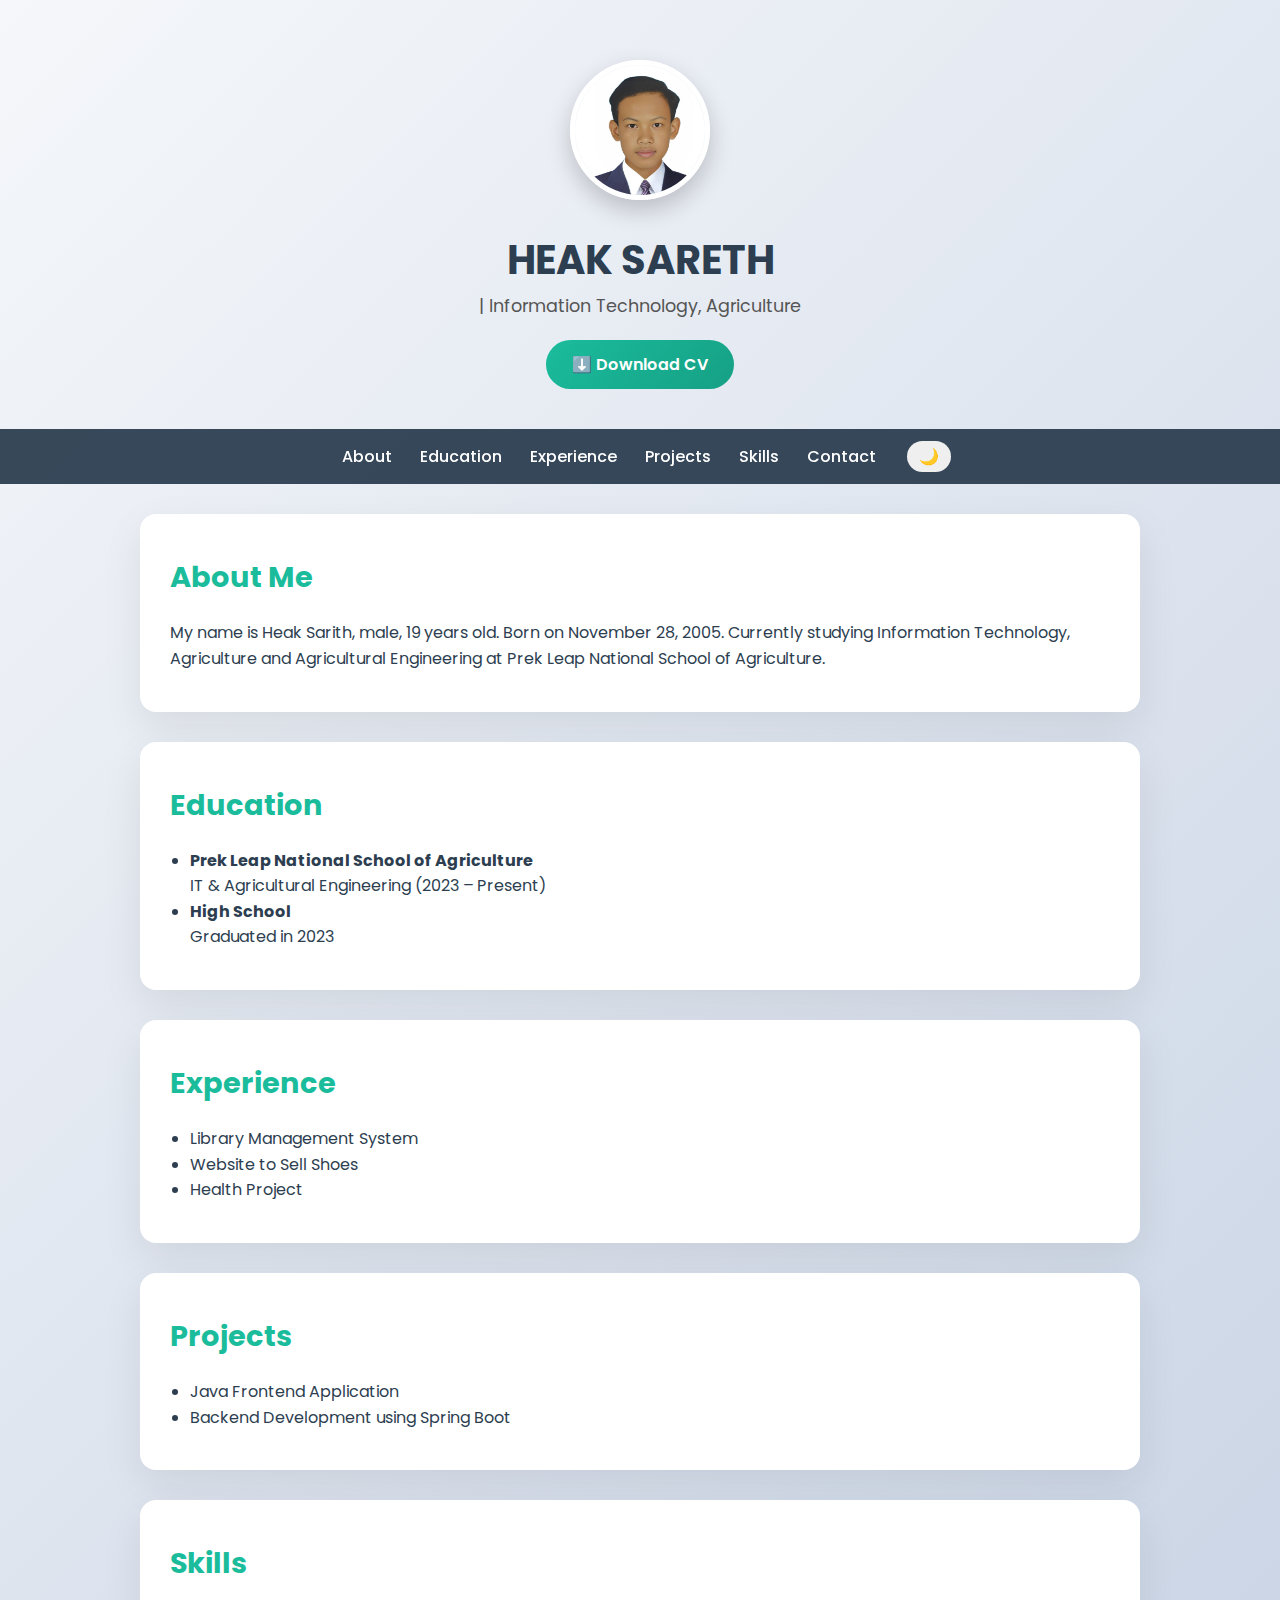
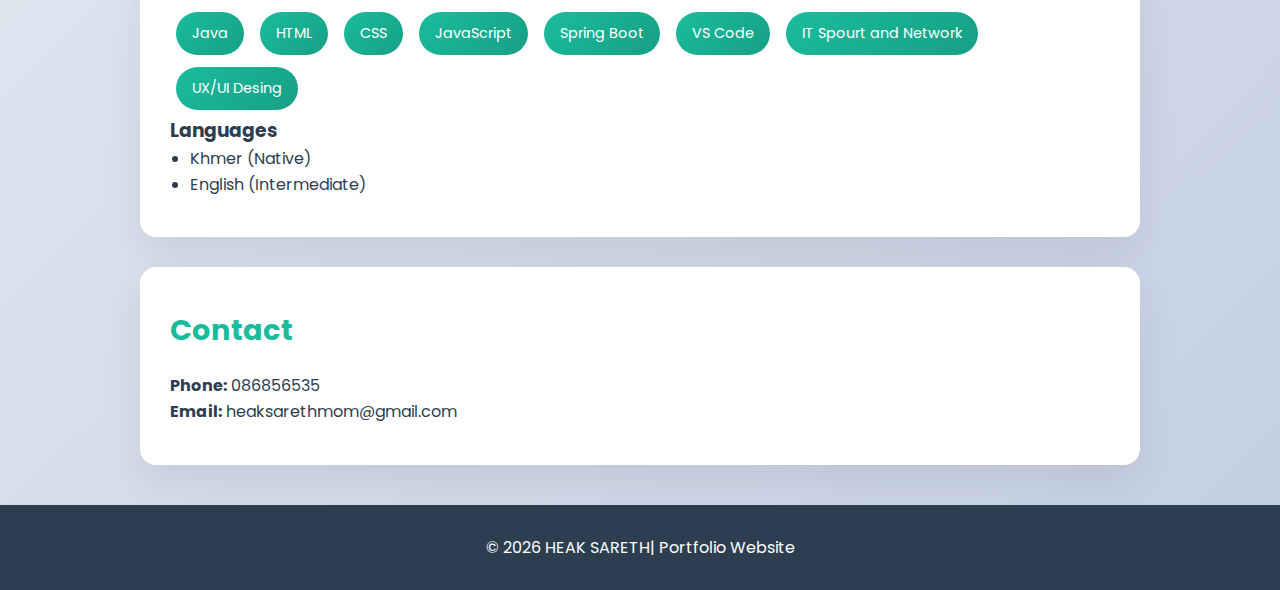
<file: index.html>
<!DOCTYPE html>
<html lang="en">
<head>
  <meta charset="UTF-8" />
  <meta name="viewport" content="width=device-width, initial-scale=1.0" />
  <title>HEAK SARETH | Portfolio</title>
  <link href="https://fonts.googleapis.com/css2?family=Poppins:wght@300;400;600;700&display=swap" rel="stylesheet">
  <style>
    * { box-sizing: border-box; margin: 0; padding: 0; }

    body {
      font-family: 'Poppins', sans-serif;
      background: linear-gradient(135deg, #f5f7fa, #c3cfe2);
      color: #2c3e50;
      line-height: 1.6;
    }

    header {
      text-align: center;
      padding: 60px 20px 40px;
      animation: fadeDown 1s ease;
    }

    header img {
      width: 140px;
      height: 140px;
      border-radius: 50%;
      object-fit: cover;
      border: 5px solid white;
      box-shadow: 0 10px 25px rgba(0,0,0,0.2);
      margin-bottom: 20px;
    }

    header h1 {
      font-size: 2.5rem;
      font-weight: 700;
    }

    header p {
      font-size: 1.1rem;
      color: #555;
    }

    nav {
      position: sticky;
      top: 0;
      background: rgba(44, 62, 80, 0.95);
      padding: 12px;
      text-align: center;
      z-index: 100;
    }

    nav a {
      color: white;
      margin: 0 12px;
      text-decoration: none;
      font-weight: 500;
    }

    nav a:hover { color: #1abc9c; }

    section {
      background: white;
      max-width: 1000px;
      margin: 30px auto;
      padding: 40px 30px;
      border-radius: 16px;
      box-shadow: 0 15px 40px rgba(0,0,0,0.08);
      animation: fadeUp 1s ease;
    }

    section h2 {
      margin-bottom: 20px;
      color: #1abc9c;
      font-size: 1.8rem;
    }

    ul { padding-left: 20px; }

    .skills span {
      display: inline-block;
      background: linear-gradient(135deg, #1abc9c, #16a085);
      color: white;
      padding: 10px 16px;
      margin: 6px;
      border-radius: 30px;
      font-size: 0.9rem;
      transition: transform 0.3s;
    }

    .skills span:hover { transform: scale(1.1); }

    footer {
      text-align: center;
      padding: 30px 20px;
      color: white;
      background: #2c3e50;
      margin-top: 40px;
    }

    @keyframes fadeUp {
      from { opacity: 0; transform: translateY(40px); }
      to { opacity: 1; transform: translateY(0); }
    }

    @keyframes fadeDown {
      from { opacity: 0; transform: translateY(-40px); }
      to { opacity: 1; transform: translateY(0); }
    }

    /* Mobile Responsive */
    @media (max-width: 768px) {
      header h1 { font-size: 2rem; }
      nav a { display: inline-block; margin: 8px; }
      section { margin: 20px 10px; padding: 30px 20px; }
    }
  
    /* Dark Mode */
    body.dark {
      background: linear-gradient(135deg, #1e1e2f, #121212);
      color: #f1f1f1;
    }

    body.dark section { background: #1f1f2e; }
    body.dark nav { background: rgba(20,20,20,0.95); }
    body.dark footer { background: #111; }

    #toggleTheme {
      margin-left: 15px;
      padding: 6px 12px;
      border: none;
      border-radius: 20px;
      cursor: pointer;
      font-size: 1rem;
    }
    header img {
  width: 140px;
  height: 140px;
  border-radius: 50%;
  object-fit: cover;
  object-position: center top; /* 👈 important */
  border: 5px solid white;
  box-shadow: 0 10px 25px rgba(0,0,0,0.2);
  margin-bottom: 20px;
}
.cv-btn {
  display: inline-block;
  margin-top: 20px;
  padding: 12px 26px;
  background: linear-gradient(135deg, #1abc9c, #16a085);
  color: white;
  text-decoration: none;
  border-radius: 30px;
  font-weight: 600;
  transition: all 0.3s ease;
}

.cv-btn:hover {
  transform: translateY(-3px);
  box-shadow: 0 8px 20px rgba(26, 188, 156, 0.5);
}

  </style>
</head>
<body>

<header>
  <img src="IMG_5453.JPG" alt="lin Monineat Profile Photo">
  <h1>HEAK SARETH</h1>
  <p> |  Information Technology, Agriculture </p>
  <a href="New cv.pdf" download class="cv-btn">
    ⬇️ Download CV
  </a>
</header>
<nav>
  <a href="#about">About</a>
  <a href="#education">Education</a>
  <a href="#experience">Experience</a>
  <a href="#projects">Projects</a>
  <a href="#skills">Skills</a>
  <a href="#contact">Contact</a>
  <button id="toggleTheme">🌙</button>
</nav>

<section id="about">
  <h2>About Me</h2>
     <p>
            My name is Heak Sarith, male, 19 years old. Born on November 28, 2005.
            Currently studying Information Technology, Agriculture and Agricultural
            Engineering at Prek Leap National School of Agriculture.
    </p>
</section>

<section id="education">
  <h2>Education</h2>
  <ul>
      <li><strong>Prek Leap National School of Agriculture</strong><br>
                IT & Agricultural Engineering (2023 – Present)</li>
            <li><strong>High School</strong><br>
                Graduated in 2023</li>
</section>

<section id="experience">
  <h2>Experience</h2>
  <ul>
    <li>Library Management System</li>
    <li>Website to Sell Shoes</li>
    <li>Health Project</li>
  </ul>
</section>

<section id="projects">
  <h2>Projects</h2>
  <ul>
    <li>Java Frontend Application</li>
    <li>Backend Development using Spring Boot</li>
  </ul>
</section>

<section id="skills">
  <h2>Skills</h2>
  <div class="skills">
    <span>Java</span>
    <span>HTML</span>
    <span>CSS</span>
    <span>JavaScript</span>
    <span>Spring Boot</span>
    
    <span>VS Code</span>
    <span>IT Spourt and Network</span>
    <span>UX/UI Desing</span>
  </div>

  <h3>Languages</h3>
  <ul>
    <li>Khmer (Native)</li>
    <li>English (Intermediate)</li>
  </ul>
</section>

<section id="contact">
  <h2>Contact</h2>
  <p><strong>Phone:</strong> 086856535</p>
  <p><strong>Email:</strong> heaksarethmom@gmail.com</p>
</section>

<footer>
  <p>&copy; 2026 HEAK SARETH| Portfolio Website</p>
</footer>

<script>
  const btn = document.getElementById('toggleTheme');
  btn.onclick = () => {
    document.body.classList.toggle('dark');
    btn.textContent = document.body.classList.contains('dark') ? '☀️' : '🌙';
  };
</script>

</body>
</html>
</file>
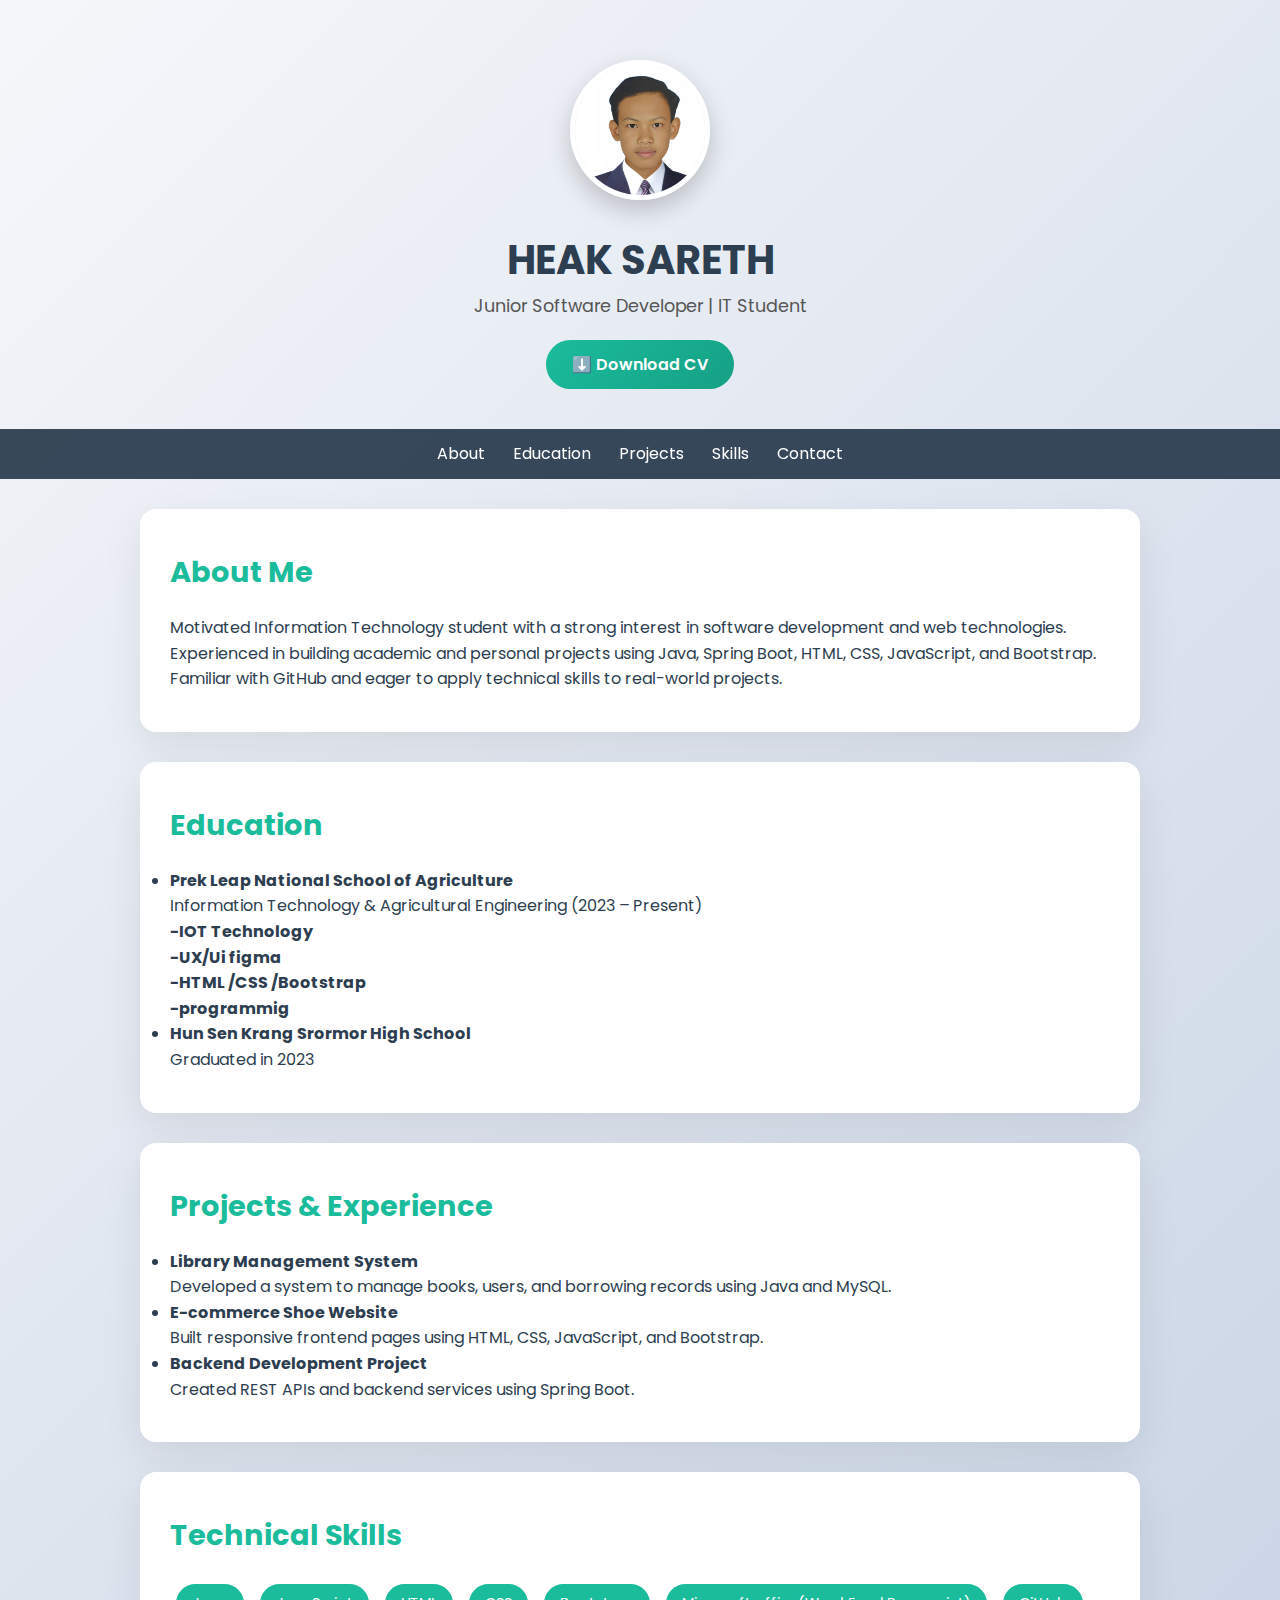
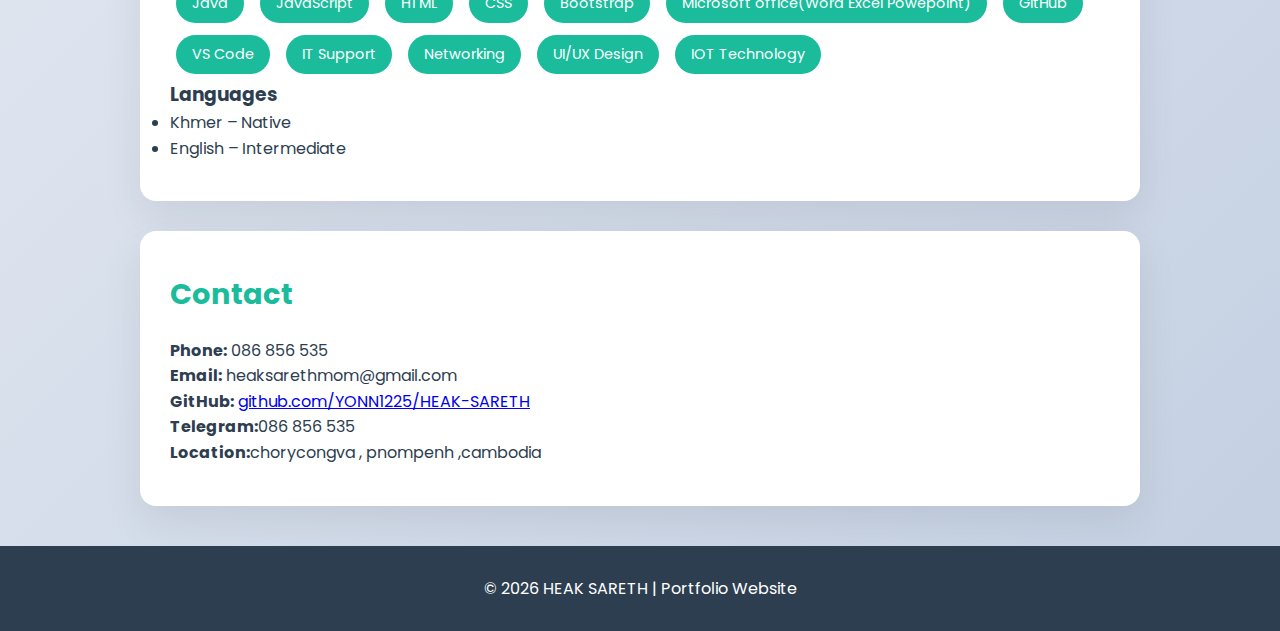
<file: Cv.html>
<!DOCTYPE html>
<html lang="en">
<head>
  <meta charset="UTF-8" />
  <meta name="viewport" content="width=device-width, initial-scale=1.0" />
  <title>HEAK SARETH | Portfolio</title>

  <link href="https://fonts.googleapis.com/css2?family=Poppins:wght@300;400;600;700&display=swap" rel="stylesheet">

  <style>
    * { box-sizing: border-box; margin: 0; padding: 0; }

    body {
      font-family: 'Poppins', sans-serif;
      background: linear-gradient(135deg, #f5f7fa, #c3cfe2);
      color: #2c3e50;
      line-height: 1.6;
    }

    header {
      text-align: center;
      padding: 60px 20px 40px;
    }

    header img {
      width: 140px;
      height: 140px;
      border-radius: 50%;
      object-fit: cover;
      object-position: center top;
      border: 5px solid white;
      box-shadow: 0 10px 25px rgba(0,0,0,0.2);
      margin-bottom: 20px;
    }

    header h1 {
      font-size: 2.5rem;
      font-weight: 700;
    }

    header p {
      font-size: 1.1rem;
      color: #555;
    }

    .cv-btn {
      display: inline-block;
      margin-top: 20px;
      padding: 12px 26px;
      background: linear-gradient(135deg, #1abc9c, #16a085);
      color: white;
      text-decoration: none;
      border-radius: 30px;
      font-weight: 600;
    }

    nav {
      position: sticky;
      top: 0;
      background: rgba(44, 62, 80, 0.95);
      padding: 12px;
      text-align: center;
      z-index: 100;
    }

    nav a {
      color: white;
      margin: 0 12px;
      text-decoration: none;
    }

    section {
      background: white;
      max-width: 1000px;
      margin: 30px auto;
      padding: 40px 30px;
      border-radius: 16px;
      box-shadow: 0 15px 40px rgba(0,0,0,0.08);
    }

    section h2 {
      margin-bottom: 20px;
      color: #1abc9c;
      font-size: 1.8rem;
    }

    .skills span {
      display: inline-block;
      background: #1abc9c;
      color: white;
      padding: 8px 16px;
      margin: 6px;
      border-radius: 30px;
      font-size: 0.9rem;
    }

    footer {
      text-align: center;
      padding: 30px;
      background: #2c3e50;
      color: white;
      margin-top: 40px;
    }
  </style>
</head>

<body>

<header>
  <img src="IMG_5453.JPG" alt="Profile Photo">
  <h1>HEAK SARETH</h1>
  <p>Junior Software Developer | IT Student</p>

  <a href="New cv.pdf" download class="cv-btn">⬇️ Download CV</a>
</header>

<nav>
  <a href="#about">About</a>
  <a href="#education">Education</a>
  <a href="#projects">Projects</a>
  <a href="#skills">Skills</a>
  <a href="#contact">Contact</a>
</nav>

<section id="about">
  <h2>About Me</h2>
  <p>
    Motivated Information Technology student with a strong interest in software
    development and web technologies. Experienced in building academic and personal
    projects using Java, Spring Boot, HTML, CSS, JavaScript, and Bootstrap.
    Familiar with GitHub and eager to apply technical skills to real-world projects.
  </p>
</section>

<section id="education">
  <h2>Education</h2>
  <ul>
    <li>
      <strong>Prek Leap National School of Agriculture</strong><br>
      Information Technology & Agricultural Engineering (2023 – Present) <br>
      <strong>-IOT Technology</strong> <br>
      <strong>-UX/Ui figma</strong><br>
      <strong>-HTML /CSS /Bootstrap</strong><br>
      <strong>-programmig</strong><br>
    </li>
    <li>
      <strong>Hun Sen Krang Srormor High School</strong><br>
      Graduated in 2023
    </li>
  </ul>
</section>

<section id="projects">
  <h2>Projects & Experience</h2>
  <ul>
    <li>
      <strong>Library Management System</strong><br>
      Developed a system to manage books, users, and borrowing records using Java and MySQL.
    </li>
    <li>
      <strong>E-commerce Shoe Website</strong><br>
      Built responsive frontend pages using HTML, CSS, JavaScript, and Bootstrap.
    </li>
    <li>
      <strong>Backend Development Project</strong><br>
      Created REST APIs and backend services using Spring Boot.
    </li>
  </ul>
</section>

<section id="skills">
  <h2>Technical Skills</h2>
  <div class="skills">
    <span>Java</span>
    <span>JavaScript</span>
    <span>HTML</span>
    <span>CSS</span>
    <span>Bootstrap</span>
    <span>Microsoft office(Word Excel Powepoint)</span>
    <span>GitHub</span>
    <span>VS Code</span>
    <span>IT Support</span>
    <span>Networking</span>
    <span>UI/UX Design</span>
    <span>IOT Technology</span>
  </div>

  <h3>Languages</h3>
  <ul>
    <li>Khmer – Native</li>
    <li>English – Intermediate</li>
  </ul>
</section>

<section id="contact">
  <h2>Contact</h2>
  <p><strong><a href=""></a>Phone:</strong> 086 856 535</p>
  <p><strong><a href="email.png"></a>Email:</strong> heaksarethmom@gmail.com</p>
  <p><strong><a href="github.png"></a>GitHub:</strong>
    <a href="https://github.com/YONN1225/HEAK-SARETH" target="_blank">
      github.com/YONN1225/HEAK-SARETH
    </a>
  </p>
  <p><strong><a href="telegram.png"></a>Telegram:</strong>086 856 535</p>
   <p><strong><a href="loction.png"></a>Location:</strong>chorycongva , pnompenh ,cambodia </p>
</section>

<footer>
  <p>&copy; 2026 HEAK SARETH | Portfolio Website</p>
</footer>

</body>
</html>
</file>
